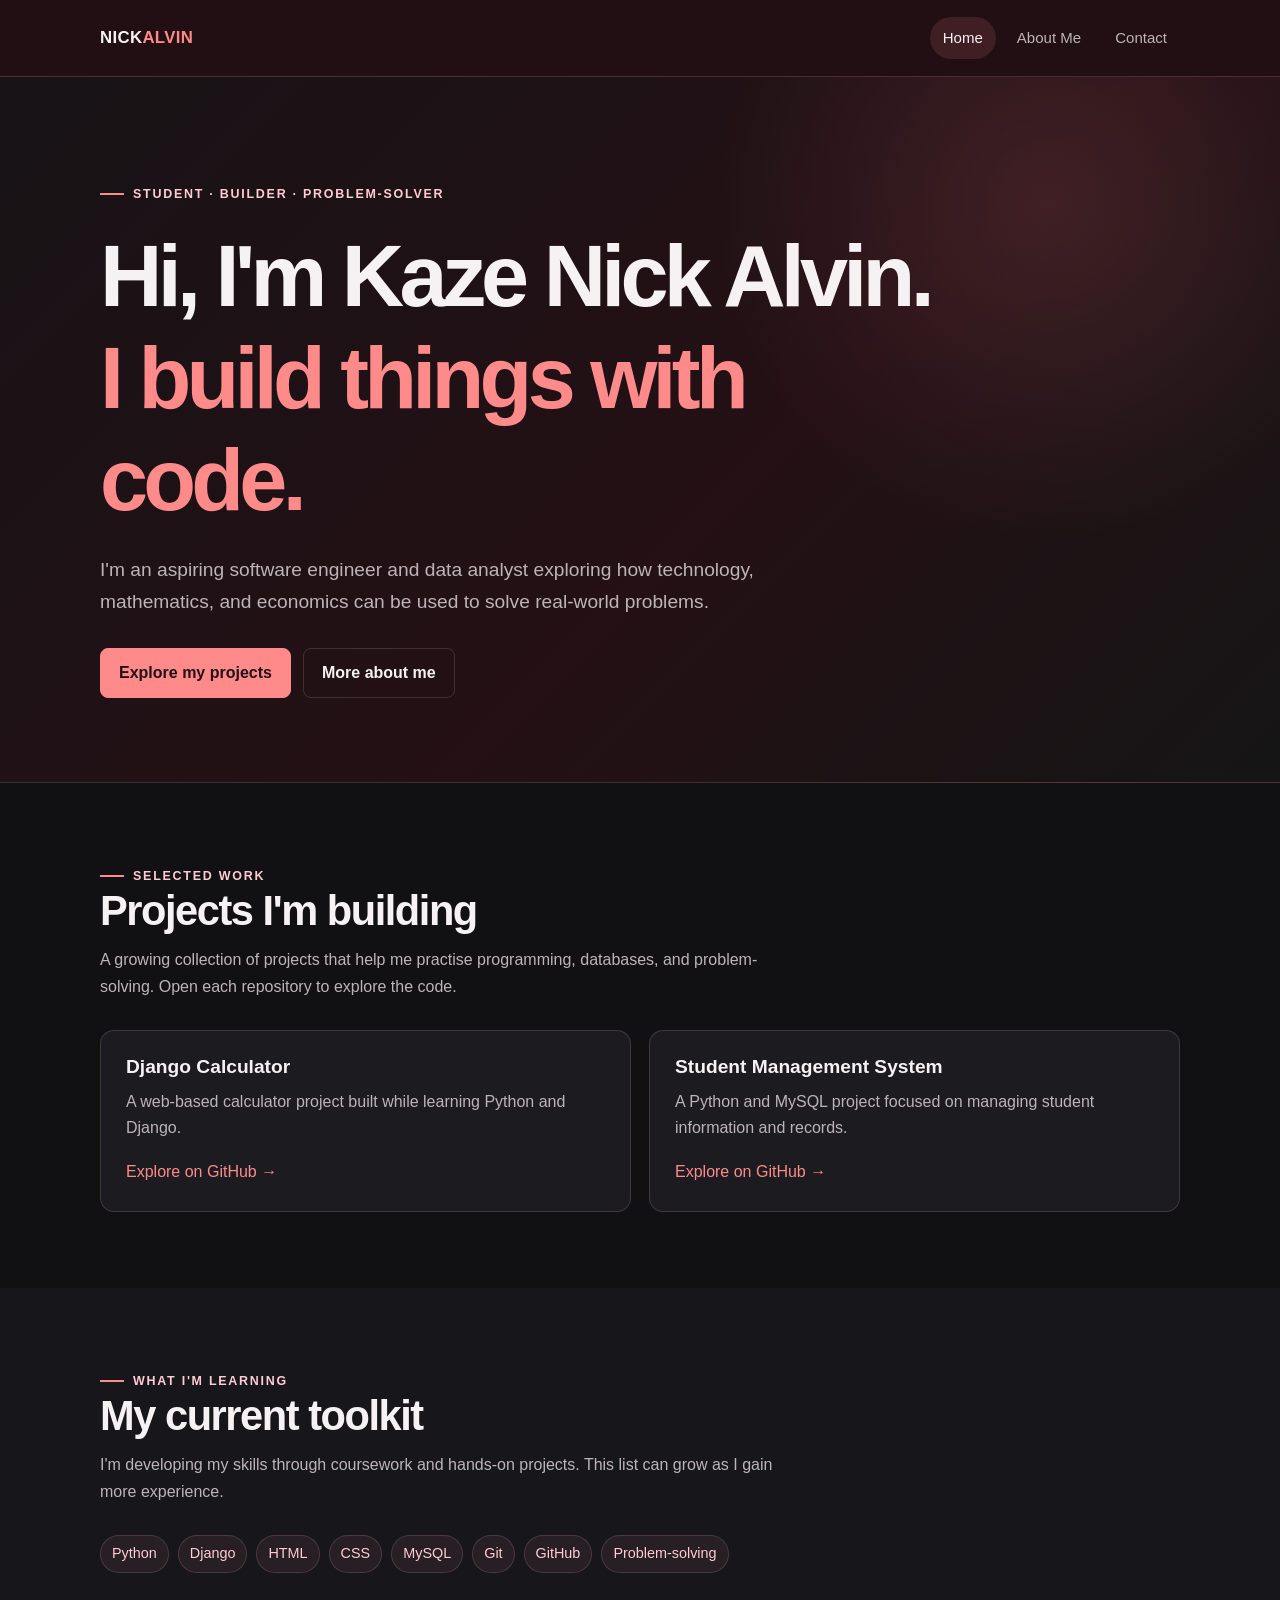
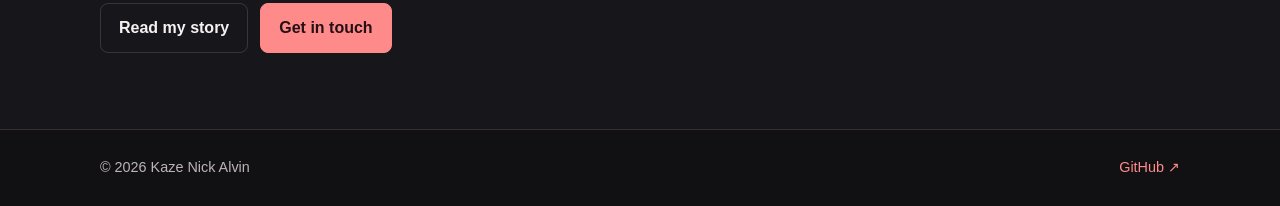
<file: index.html>
<!DOCTYPE html>
<html lang="en">
<head>
    <meta charset="UTF-8">
    <meta name="viewport" content="width=device-width, initial-scale=1.0">
    <meta name="description" content="The portfolio of Kaze Nick Alvin, an aspiring software engineer and data analyst.">
    <title>Home | Kaze Nick Alvin</title>
    <link rel="stylesheet" href="style.css">
</head>
<body>
    <header class="site-header">
        <div class="container nav-wrap">
            <a class="brand" href="index.html">NICK<span>ALVIN</span></a>
            <nav aria-label="Main navigation">
                <a href="index.html" aria-current="page">Home</a>
                <a href="about.html">About Me</a>
                <a href="contact.html">Contact</a>
            </nav>
        </div>
    </header>

    <main>
        <section class="hero">
            <div class="container">
                <span class="eyebrow">Student · Builder · Problem-solver</span>
                <h1>Hi, I'm Kaze Nick Alvin.<br><span>I build things with code.</span></h1>
                <p class="hero-copy">
                    I'm an aspiring software engineer and data analyst exploring how technology,
                    mathematics, and economics can be used to solve real-world problems.
                </p>
                <div class="button-row">
                    <a class="button" href="#projects">Explore my projects</a>
                    <a class="button secondary" href="about.html">More about me</a>
                </div>
            </div>
        </section>

        <section class="section" id="projects">
            <div class="container">
                <span class="eyebrow">Selected work</span>
                <h2 class="section-heading">Projects I'm building</h2>
                <p class="section-intro">
                    A growing collection of projects that help me practise programming,
                    databases, and problem-solving. Open each repository to explore the code.
                </p>
                <div class="cards">
                    <article class="card">
                        <h3>Django Calculator</h3>
                        <p>A web-based calculator project built while learning Python and Django.</p>
                        <a href="https://github.com/nickalvin" target="_blank" rel="noopener noreferrer">Explore on GitHub →</a>
                    </article>
                    <article class="card">
                        <h3>Student Management System</h3>
                        <p>A Python and MySQL project focused on managing student information and records.</p>
                        <a href="https://github.com/nickalvin" target="_blank" rel="noopener noreferrer">Explore on GitHub →</a>
                    </article>
                </div>
            </div>
        </section>

        <section class="section alt">
            <div class="container">
                <span class="eyebrow">What I'm learning</span>
                <h2 class="section-heading">My current toolkit</h2>
                <p class="section-intro">
                    I'm developing my skills through coursework and hands-on projects.
                    This list can grow as I gain more experience.
                </p>
                <ul class="tag-list">
                    <li>Python</li><li>Django</li><li>HTML</li><li>CSS</li>
                    <li>MySQL</li><li>Git</li><li>GitHub</li><li>Problem-solving</li>
                </ul>
                <div class="button-row">
                    <a class="button secondary" href="about.html">Read my story</a>
                    <a class="button" href="contact.html">Get in touch</a>
                </div>
            </div>
        </section>
    </main>

    <footer class="site-footer">
        <div class="container footer-wrap">
            <span>© 2026 Kaze Nick Alvin</span>
            <a href="https://github.com/nickalvin" target="_blank" rel="noopener noreferrer">GitHub ↗</a>
        </div>
    </footer>
</body>
</html>
</file>
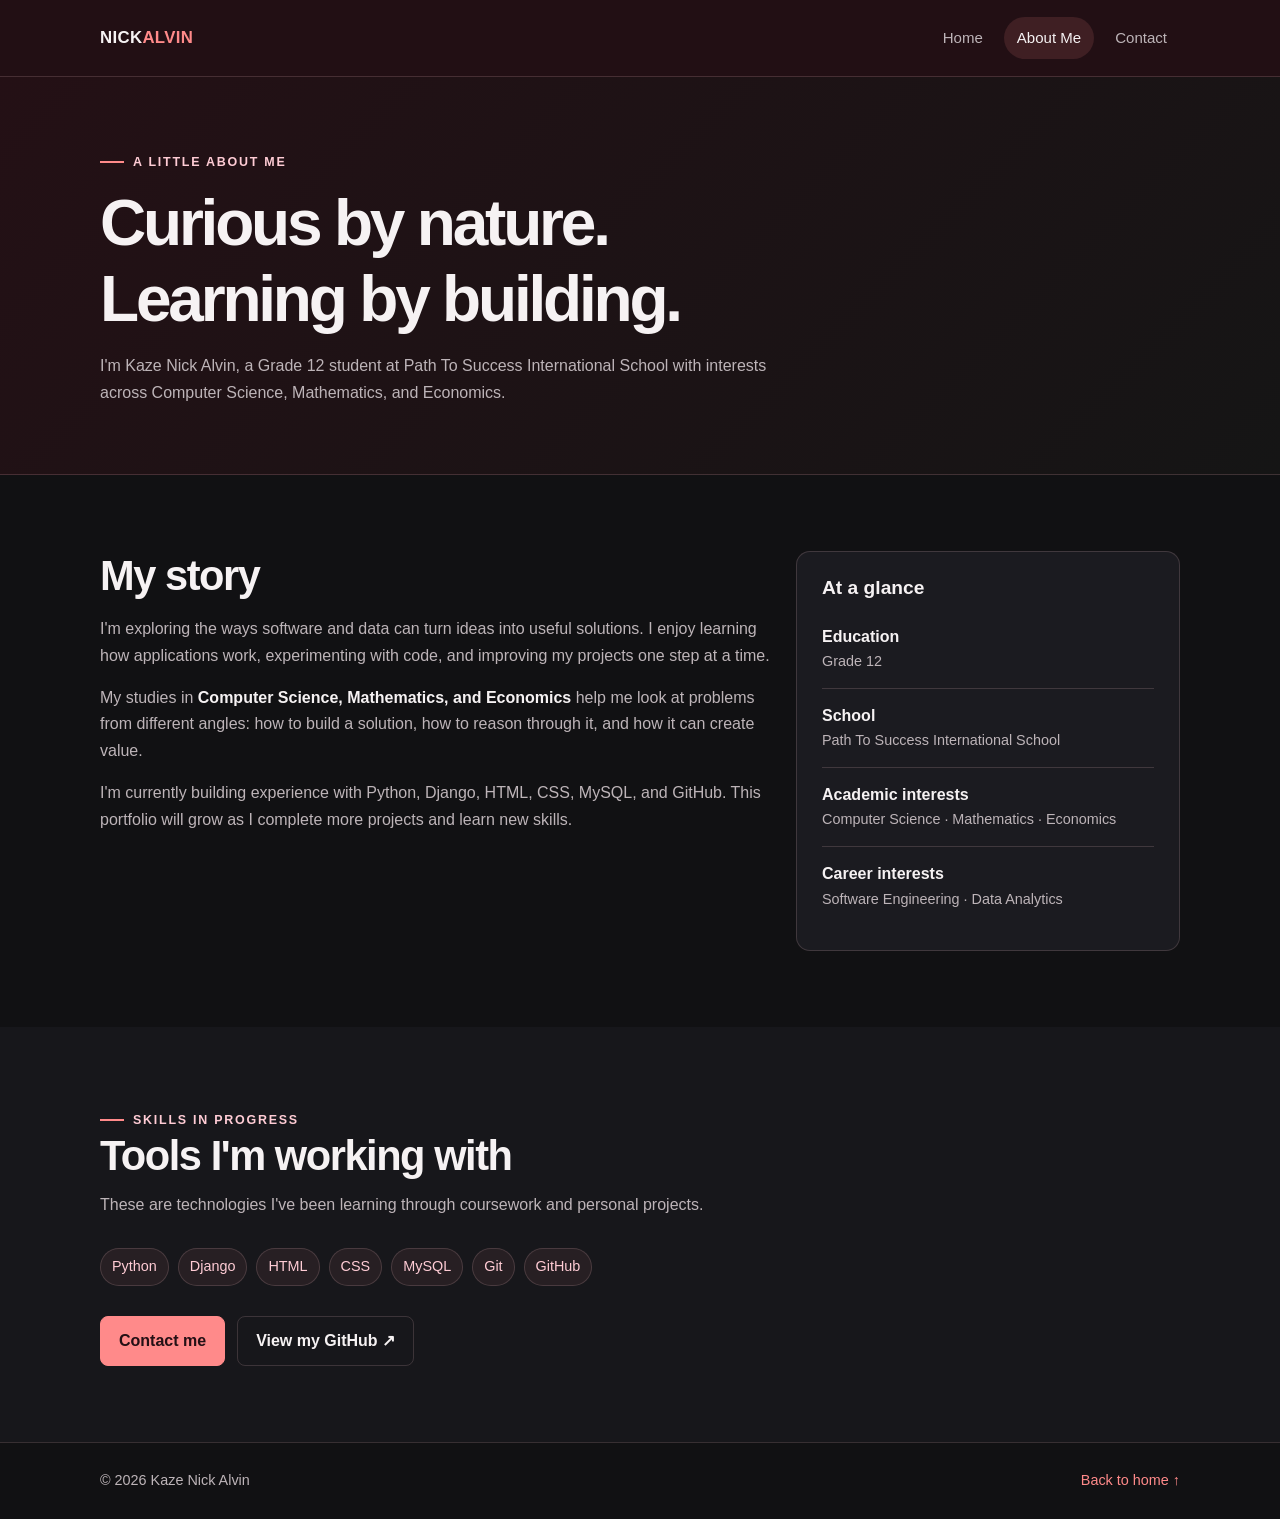
<file: about.html>
<!DOCTYPE html>
<html lang="en">
<head>
    <meta charset="UTF-8">
    <meta name="viewport" content="width=device-width, initial-scale=1.0">
    <meta name="description" content="Learn more about Kaze Nick Alvin, a student interested in software engineering and data analytics.">
    <title>About Me | Kaze Nick Alvin</title>
    <link rel="stylesheet" href="style.css">
</head>
<body>
    <header class="site-header">
        <div class="container nav-wrap">
            <a class="brand" href="index.html">NICK<span>ALVIN</span></a>
            <nav aria-label="Main navigation">
                <a href="index.html">Home</a>
                <a href="about.html" aria-current="page">About Me</a>
                <a href="contact.html">Contact</a>
            </nav>
        </div>
    </header>

    <main>
        <section class="page-hero">
            <div class="container">
                <span class="eyebrow">A little about me</span>
                <h1>Curious by nature.<br>Learning by building.</h1>
                <p>
                    I'm Kaze Nick Alvin, a Grade 12 student at Path To Success International School
                    with interests across Computer Science, Mathematics, and Economics.
                </p>
            </div>
        </section>

        <section class="section">
            <div class="container content-grid">
                <div class="prose">
                    <h2 class="section-heading">My story</h2>
                    <p>
                        I'm exploring the ways software and data can turn ideas into useful solutions.
                        I enjoy learning how applications work, experimenting with code, and improving
                        my projects one step at a time.
                    </p>
                    <p>
                        My studies in <strong>Computer Science, Mathematics, and Economics</strong>
                        help me look at problems from different angles: how to build a solution,
                        how to reason through it, and how it can create value.
                    </p>
                    <p>
                        I'm currently building experience with Python, Django, HTML, CSS, MySQL,
                        and GitHub. This portfolio will grow as I complete more projects and learn
                        new skills.
                    </p>
                </div>

                <aside class="card">
                    <h3>At a glance</h3>
                    <ul class="info-list">
                        <li><strong>Education</strong><span>Grade 12</span></li>
                        <li><strong>School</strong><span>Path To Success International School</span></li>
                        <li><strong>Academic interests</strong><span>Computer Science · Mathematics · Economics</span></li>
                        <li><strong>Career interests</strong><span>Software Engineering · Data Analytics</span></li>
                    </ul>
                </aside>
            </div>
        </section>

        <section class="section alt">
            <div class="container">
                <span class="eyebrow">Skills in progress</span>
                <h2 class="section-heading">Tools I'm working with</h2>
                <p class="section-intro">
                    These are technologies I've been learning through coursework and personal projects.
                </p>
                <ul class="tag-list">
                    <li>Python</li><li>Django</li><li>HTML</li><li>CSS</li>
                    <li>MySQL</li><li>Git</li><li>GitHub</li>
                </ul>
                <div class="button-row">
                    <a class="button" href="contact.html">Contact me</a>
                    <a class="button secondary" href="https://github.com/nickalvin" target="_blank" rel="noopener noreferrer">View my GitHub ↗</a>
                </div>
            </div>
        </section>
    </main>

    <footer class="site-footer">
        <div class="container footer-wrap">
            <span>© 2026 Kaze Nick Alvin</span>
            <a href="index.html">Back to home ↑</a>
        </div>
    </footer>
</body>
</html>
</file>
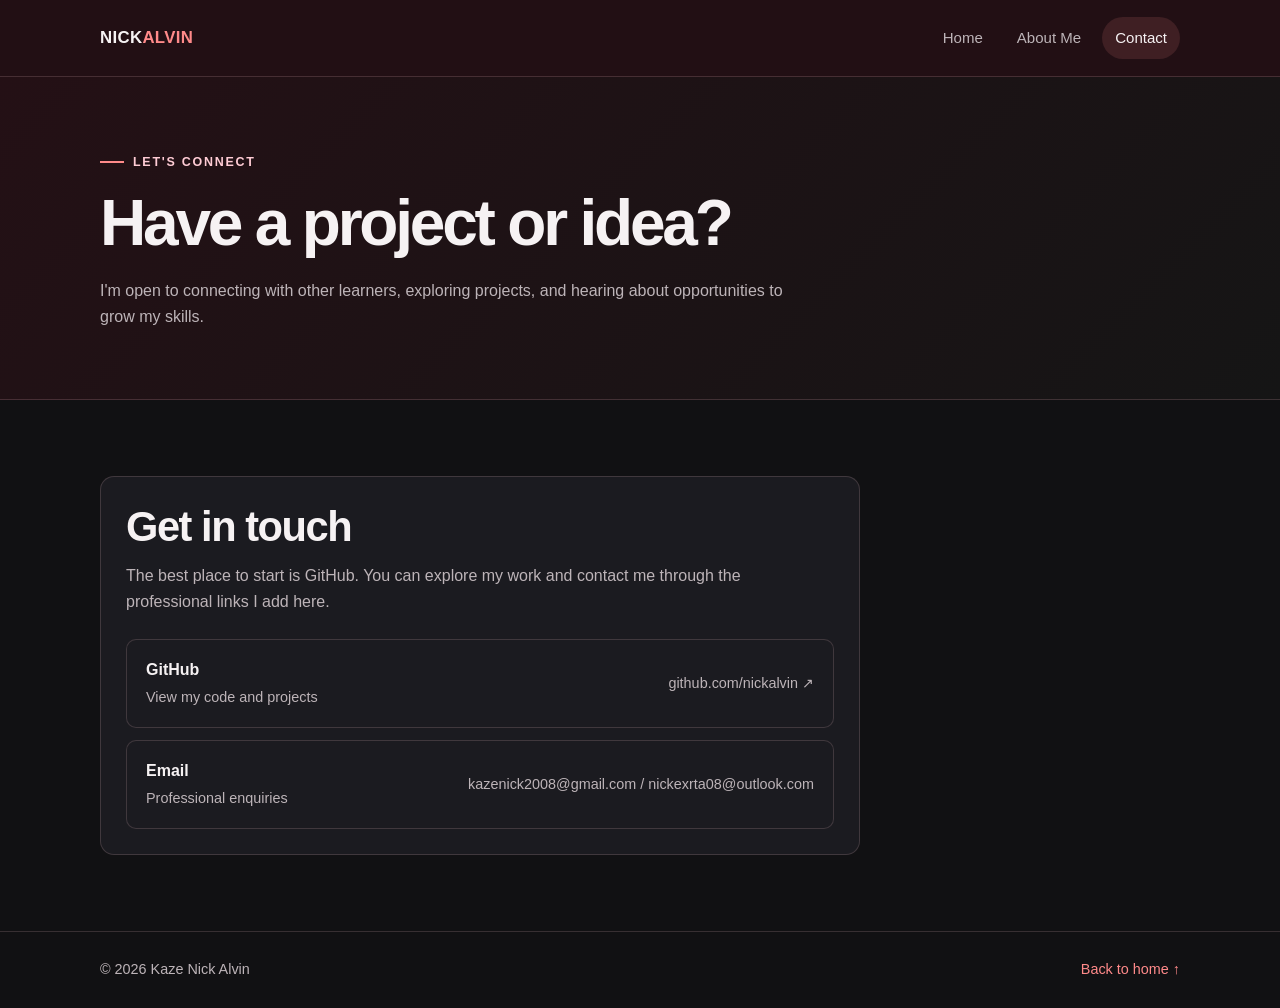
<file: contact.html>
<!DOCTYPE html>
<html lang="en">
<head>
    <meta charset="UTF-8">
    <meta name="viewport" content="width=device-width, initial-scale=1.0">
    <meta name="description" content="Contact Kaze Nick Alvin and explore his software development projects.">
    <title>Contact | Kaze Nick Alvin</title>
    <link rel="stylesheet" href="style.css">
</head>
<body>
    <header class="site-header">
        <div class="container nav-wrap">
            <a class="brand" href="index.html">NICK<span>ALVIN</span></a>
            <nav aria-label="Main navigation">
                <a href="index.html">Home</a>
                <a href="about.html">About Me</a>
                <a href="contact.html" aria-current="page">Contact</a>
            </nav>
        </div>
    </header>

    <main>
        <section class="page-hero">
            <div class="container">
                <span class="eyebrow">Let's connect</span>
                <h1>Have a project or idea?</h1>
                <p>
                    I'm open to connecting with other learners, exploring projects, and
                    hearing about opportunities to grow my skills.
                </p>
            </div>
        </section>

        <section class="section">
            <div class="container">
                <div class="card contact-card">
                    <h2 class="section-heading">Get in touch</h2>
                    <p class="section-intro">
                        The best place to start is GitHub. You can explore my work and contact me
                        through the professional links I add here.
                    </p>
                    <div class="contact-links">
                        <a class="contact-link" href="https://github.com/nickalvin" target="_blank" rel="noopener noreferrer">
                            <div><strong>GitHub</strong><br><span>View my code and projects</span></div>
                            <span>github.com/nickalvin ↗</span>
                        </a>
                        <div class="contact-link">
                            <div><strong>Email</strong><br><span>Professional enquiries</span></div>
                            <span>kazenick2008@gmail.com / nickexrta08@outlook.com</span>
                        </div>
                    </div>
                </div>
            </div>
        </section>
    </main>

    <footer class="site-footer">
        <div class="container footer-wrap">
            <span>© 2026 Kaze Nick Alvin</span>
            <a href="index.html">Back to home ↑</a>
        </div>
    </footer>
</body>
</html>
</file>
<file: style.css>
:root {
    --bg: #111113;
    --surface: #1b1b20;
    --surface-soft: #222127;
    --text: #f6f2f3;
    --muted: #bdb4b8;
    --accent: #ff8a8a;
    --accent-soft: #ffccd5;
    --wine: #3b0d0d;
    --nav: #241015;
    --border: rgba(255, 204, 213, 0.16);
    --max-width: 1080px;
}

* { box-sizing: border-box; }

html { scroll-behavior: smooth; }

body {
    margin: 0;
    font-family: Inter, "Segoe UI", Arial, sans-serif;
    background: var(--bg);
    color: var(--text);
    line-height: 1.65;
}

a { color: var(--accent); text-decoration: none; }
a:hover { color: var(--accent-soft); }

.container {
    width: min(var(--max-width), calc(100% - 40px));
    margin: 0 auto;
}

.site-header {
    position: sticky;
    top: 0;
    z-index: 10;
    background: rgba(36, 16, 21, 0.96);
    border-bottom: 1px solid var(--border);
    backdrop-filter: blur(12px);
}

.nav-wrap {
    min-height: 76px;
    display: flex;
    align-items: center;
    justify-content: space-between;
    gap: 24px;
}

.brand {
    color: var(--text);
    font-weight: 800;
    letter-spacing: 0.02em;
    font-size: 1.05rem;
}

.brand span { color: var(--accent); }

nav {
    display: flex;
    align-items: center;
    flex-wrap: wrap;
    gap: 8px;
}

nav a {
    color: var(--muted);
    padding: 9px 13px;
    border-radius: 999px;
    font-size: 0.94rem;
    transition: background 0.2s ease, color 0.2s ease;
}

nav a:hover, nav a[aria-current="page"] {
    color: var(--text);
    background: rgba(255, 138, 138, 0.13);
}

.hero {
    padding: 100px 0 84px;
    background:
        radial-gradient(circle at 82% 18%, rgba(255, 138, 138, 0.13), transparent 28%),
        linear-gradient(135deg, #171316 0%, #241015 58%, #151515 100%);
    border-bottom: 1px solid var(--border);
}

.eyebrow {
    display: inline-flex;
    align-items: center;
    gap: 9px;
    color: var(--accent-soft);
    text-transform: uppercase;
    letter-spacing: 0.14em;
    font-size: 0.78rem;
    font-weight: 800;
}

.eyebrow::before {
    content: "";
    width: 24px;
    height: 2px;
    background: var(--accent);
}

h1, h2, h3 { line-height: 1.18; }

.hero h1 {
    max-width: 850px;
    margin: 22px 0;
    font-size: clamp(2.6rem, 7vw, 5.4rem);
    letter-spacing: -0.055em;
}

.hero h1 span { color: var(--accent); }

.hero-copy {
    max-width: 680px;
    color: var(--muted);
    font-size: clamp(1.05rem, 2vw, 1.2rem);
}

.button-row {
    display: flex;
    flex-wrap: wrap;
    gap: 12px;
    margin-top: 30px;
}

.button {
    display: inline-flex;
    align-items: center;
    justify-content: center;
    min-height: 46px;
    padding: 11px 18px;
    border: 1px solid var(--accent);
    border-radius: 8px;
    background: var(--accent);
    color: #241015;
    font-weight: 800;
    transition: transform 0.2s ease, background 0.2s ease;
}

.button:hover {
    color: #241015;
    background: var(--accent-soft);
    transform: translateY(-2px);
}

.button.secondary {
    color: var(--text);
    background: transparent;
    border-color: var(--border);
}

.button.secondary:hover { background: rgba(255, 204, 213, 0.08); }

.section { padding: 76px 0; }
.section.alt { background: #17171b; }

.section-heading {
    margin: 0 0 12px;
    font-size: clamp(1.8rem, 4vw, 2.6rem);
    letter-spacing: -0.035em;
}

.section-intro {
    max-width: 700px;
    margin: 0 0 30px;
    color: var(--muted);
}

.cards {
    display: grid;
    grid-template-columns: repeat(2, minmax(0, 1fr));
    gap: 18px;
}

.card {
    padding: 25px;
    border: 1px solid var(--border);
    border-radius: 14px;
    background: var(--surface);
}

.card h3 { margin: 0 0 10px; font-size: 1.2rem; }
.card p { color: var(--muted); margin: 0 0 18px; }

.tag-list {
    display: flex;
    flex-wrap: wrap;
    gap: 9px;
    padding: 0;
    margin: 22px 0 0;
    list-style: none;
}

.tag-list li {
    border: 1px solid var(--border);
    background: rgba(255, 138, 138, 0.07);
    color: var(--accent-soft);
    border-radius: 999px;
    padding: 6px 11px;
    font-size: 0.9rem;
}

.page-hero {
    padding: 68px 0 52px;
    background: linear-gradient(135deg, #241015, #151515);
    border-bottom: 1px solid var(--border);
}

.page-hero h1 {
    margin: 14px 0;
    font-size: clamp(2.5rem, 6vw, 4rem);
    letter-spacing: -0.05em;
}

.page-hero p { max-width: 700px; color: var(--muted); }

.content-grid {
    display: grid;
    grid-template-columns: minmax(0, 1.4fr) minmax(250px, 0.8fr);
    gap: 24px;
    align-items: start;
}

.prose p { color: var(--muted); }
.prose strong { color: var(--text); }

.info-list {
    list-style: none;
    margin: 0;
    padding: 0;
}

.info-list li {
    padding: 14px 0;
    border-bottom: 1px solid var(--border);
}

.info-list li:last-child { border-bottom: 0; }
.info-list span { display: block; color: var(--muted); font-size: 0.9rem; }

.contact-card { max-width: 760px; }
.contact-links { display: grid; gap: 12px; margin-top: 24px; }

.contact-link {
    display: flex;
    justify-content: space-between;
    align-items: center;
    gap: 16px;
    padding: 17px 19px;
    border: 1px solid var(--border);
    border-radius: 10px;
    background: var(--surface);
    overflow-wrap: anywhere;
}

.contact-link strong { color: var(--text); }
.contact-link span { color: var(--muted); font-size: 0.9rem; }

.note {
    padding: 14px 16px;
    border-left: 3px solid var(--accent);
    background: rgba(255, 138, 138, 0.07);
    color: var(--muted);
    border-radius: 0 8px 8px 0;
}

.site-footer {
    padding: 26px 0;
    border-top: 1px solid var(--border);
    color: var(--muted);
    font-size: 0.9rem;
}

.footer-wrap {
    display: flex;
    justify-content: space-between;
    align-items: center;
    flex-wrap: wrap;
    gap: 12px;
}

@media (max-width: 720px) {
    .nav-wrap { align-items: flex-start; flex-direction: column; padding: 16px 0; gap: 10px; }
    nav { width: 100%; gap: 4px; }
    nav a { padding: 8px 11px; }
    .hero { padding: 72px 0 62px; }
    .section { padding: 56px 0; }
    .cards, .content-grid { grid-template-columns: 1fr; }
    .contact-link { align-items: flex-start; flex-direction: column; gap: 4px; }
}
</file>
